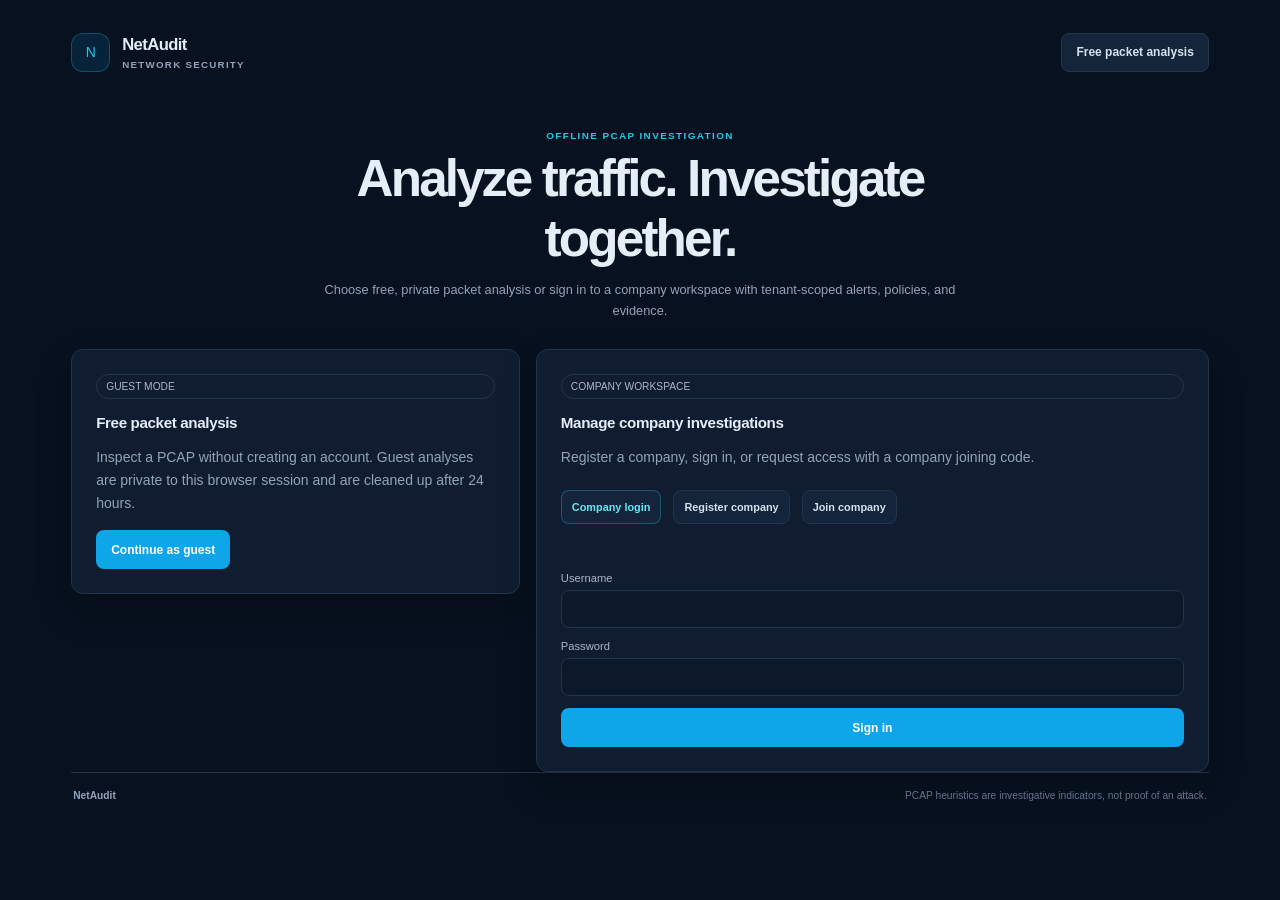
<file: templates/landing.html>
<!doctype html>
<html lang="en">
<head>
  <meta charset="utf-8">
  <meta name="viewport" content="width=device-width, initial-scale=1">
  <meta name="theme-color" content="#07111f">
  <title>NetAudit | Choose a workspace</title>
  <link rel="stylesheet" href="/static/style.css">
  <link rel="stylesheet" href="/static/portal.css">
  <script src="/static/portal.js" defer></script>
</head>
<body>
  <main class="portal-shell">
    <header class="portal-header">
      <a class="brand" href="/" aria-label="NetAudit home">
        <span class="brand-mark">N</span><span><strong>NetAudit</strong><small>NETWORK SECURITY</small></span>
      </a>
      <a class="button button-secondary" href="/dashboard">Free packet analysis</a>
    </header>

    <section class="portal-hero">
      <p class="eyebrow">OFFLINE PCAP INVESTIGATION</p>
      <h1>Analyze traffic. Investigate together.</h1>
      <p class="section-description">Choose free, private packet analysis or sign in to a company workspace with tenant-scoped alerts, policies, and evidence.</p>
    </section>

    <section class="portal-grid" aria-label="Choose how to use NetAudit">
      <article class="panel portal-card">
        <span class="panel-tag">GUEST MODE</span>
        <h2>Free packet analysis</h2>
        <p>Inspect a PCAP without creating an account. Guest analyses are private to this browser session and are cleaned up after 24 hours.</p>
        <a class="button" href="/dashboard">Continue as guest</a>
      </article>
      <article class="panel portal-card">
        <span class="panel-tag">COMPANY WORKSPACE</span>
        <h2>Manage company investigations</h2>
        <p>Register a company, sign in, or request access with a company joining code.</p>
        <div class="portal-tabs" role="tablist">
          <button class="button button-secondary active" type="button" data-panel="login-panel">Company login</button>
          <button class="button button-secondary" type="button" data-panel="register-panel">Register company</button>
          <button class="button button-secondary" type="button" data-panel="join-panel">Join company</button>
        </div>
        <p class="status" id="portal-status" role="status" aria-live="polite"></p>

        <form id="login-panel" class="portal-form">
          <label>Username<input name="username" autocomplete="username" required></label>
          <label>Password<input name="password" type="password" autocomplete="current-password" required></label>
          <button class="button" type="submit">Sign in</button>
        </form>

        <form id="register-panel" class="portal-form hidden">
          <label>Company name<input name="company_name" maxlength="160" required></label>
          <label>Admin full name<input name="full_name" autocomplete="name" maxlength="160" required></label>
          <label>Work email<input name="email" type="email" autocomplete="email" maxlength="254" required></label>
          <label>Username<input name="username" autocomplete="username" minlength="3" maxlength="64" required></label>
          <label>Password<input name="password" type="password" autocomplete="new-password" minlength="12" maxlength="128" required></label>
          <label>Confirm password<input name="confirm_password" type="password" autocomplete="new-password" minlength="12" maxlength="128" required></label>
          <button class="button" type="submit">Register company</button>
        </form>

        <form id="join-panel" class="portal-form hidden">
          <label>Company joining code<input name="joining_code" autocomplete="off" minlength="20" required></label>
          <label>Full name<input name="full_name" autocomplete="name" maxlength="160" required></label>
          <label>Work email<input name="email" type="email" autocomplete="email" maxlength="254" required></label>
          <label>Username<input name="username" autocomplete="username" minlength="3" maxlength="64" required></label>
          <label>Requested role
            <select name="requested_role" required>
              <option value="SECURITY_ANALYST">Security Analyst</option>
              <option value="VIEWER/AUDITOR">Viewer/Auditor</option>
            </select>
          </label>
          <label>Password<input name="password" type="password" autocomplete="new-password" minlength="12" maxlength="128" required></label>
          <label>Confirm password<input name="confirm_password" type="password" autocomplete="new-password" minlength="12" maxlength="128" required></label>
          <button class="button" type="submit">Request company access</button>
        </form>
        <div id="joining-code-result" class="joining-code-result hidden" aria-live="polite"></div>
      </article>
    </section>
    <footer class="app-footer"><span>NetAudit</span><span>PCAP heuristics are investigative indicators, not proof of an attack.</span></footer>
  </main>
</body>
</html>
</file>
<file: static/style.css>
:root {
  color-scheme: dark;
  --background: #07111f;
  --sidebar: #091525;
  --surface: #101d30;
  --surface-raised: #14243a;
  --surface-soft: #0c192a;
  --border: #243449;
  --text: #e5edf7;
  --muted: #94a3b8;
  --accent: #0ea5e9;
  --accent-bright: #20cbe6;
  --success: #22c55e;
  --warning: #f59e0b;
  --danger: #ef4444;
  --shadow: 0 16px 36px rgba(0, 0, 0, 0.18);
  font-family: Inter, "Segoe UI", sans-serif;
}

* { box-sizing: border-box; }

html {
  scroll-behavior: smooth;
  scroll-padding-top: 92px;
}

body {
  min-width: 320px;
  min-height: 100vh;
  margin: 0;
  background: var(--background);
  color: var(--text);
  font-size: 14px;
  -webkit-font-smoothing: antialiased;
}

button, input, select { font: inherit; }
button, a, input, select { -webkit-tap-highlight-color: transparent; }
a { color: inherit; }

.app-shell { min-height: 100vh; }

.sidebar {
  position: fixed;
  z-index: 20;
  inset: 0 auto 0 0;
  display: flex;
  width: 252px;
  flex-direction: column;
  padding: 26px 16px 18px;
  border-right: 1px solid var(--border);
  background: var(--sidebar);
}

.brand {
  display: flex;
  align-items: center;
  gap: 12px;
  padding: 0 10px 28px;
  text-decoration: none;
}

.brand-mark, .metric-icon, .empty-icon, .report-icon, .dropzone-icon {
  display: grid;
  flex: 0 0 auto;
  place-items: center;
}

.brand-mark {
  width: 39px;
  height: 39px;
  border: 1px solid rgba(34, 211, 238, 0.25);
  border-radius: 12px;
  background: rgba(14, 165, 233, 0.13);
  color: var(--accent-bright);
}

.brand-mark svg { width: 21px; height: 21px; }
.brand strong { display: block; font-size: 1.04rem; letter-spacing: -0.035em; }
.brand small { display: block; margin-top: 4px; color: var(--muted); font-size: 0.61rem; font-weight: 700; letter-spacing: 0.13em; }

.nav-caption {
  margin: 0 10px 9px;
  color: #64748b;
  font-size: 0.63rem;
  font-weight: 700;
  letter-spacing: 0.13em;
}

.primary-nav { display: grid; gap: 4px; }
.nav-link {
  display: flex;
  min-height: 42px;
  align-items: center;
  gap: 12px;
  padding: 0 11px;
  border: 1px solid transparent;
  border-radius: 9px;
  color: #a9b7c8;
  font-size: 0.82rem;
  font-weight: 500;
  text-decoration: none;
  transition: background 160ms ease, color 160ms ease, border-color 160ms ease, transform 160ms ease;
}

.nav-link svg { width: 17px; height: 17px; color: #8192a8; }
.nav-link:hover { transform: translateX(2px); background: rgba(20, 36, 58, 0.78); color: var(--text); }
.nav-link:hover svg { color: var(--accent-bright); }
.nav-link.active { border-color: rgba(34, 211, 238, 0.12); background: rgba(14, 165, 233, 0.13); color: #e8f8ff; }
.nav-link.active svg { color: var(--accent-bright); }

.sidebar-bottom { margin-top: auto; }
.connection-card {
  display: flex;
  align-items: center;
  gap: 10px;
  padding: 13px 11px;
  border: 1px solid var(--border);
  border-radius: 10px;
  background: rgba(16, 29, 48, 0.7);
}

.connection-card strong, .connection-card small { display: block; }
.connection-card strong { font-size: 0.75rem; font-weight: 600; }
.connection-card small { margin-top: 4px; color: var(--muted); font-size: 0.68rem; }
.connection-dot { width: 8px; height: 8px; border-radius: 50%; background: #64748b; box-shadow: 0 0 0 3px rgba(100, 116, 139, 0.12); }
.connection-dot.online { background: var(--success); box-shadow: 0 0 0 3px rgba(34, 197, 94, 0.12); }
.connection-dot.offline { background: var(--danger); box-shadow: 0 0 0 3px rgba(239, 68, 68, 0.12); }
.sidebar-footnote { margin: 13px 2px 0; color: #64748b; font-size: 0.65rem; }

.main-content { min-height: 100vh; margin-left: 252px; }
.topbar {
  position: sticky;
  z-index: 10;
  top: 0;
  display: flex;
  min-height: 76px;
  align-items: center;
  justify-content: space-between;
  gap: 20px;
  padding: 12px clamp(22px, 4vw, 56px);
  border-bottom: 1px solid rgba(36, 52, 73, 0.85);
  background: rgba(7, 17, 31, 0.94);
  backdrop-filter: blur(14px);
}

.topbar-leading, .topbar-actions, .breadcrumb, .analysis-picker, .health-pill { display: flex; align-items: center; }
.topbar-leading { gap: 13px; min-width: 0; }
.breadcrumb { gap: 8px; margin: 0; color: var(--muted); font-size: 0.73rem; }
.breadcrumb span { color: #475569; }
.breadcrumb strong { color: var(--text); font-weight: 600; }
.topbar-subtitle { overflow: hidden; max-width: 420px; margin: 5px 0 0; color: #718198; font-size: 0.7rem; text-overflow: ellipsis; white-space: nowrap; }
.topbar-actions { gap: 14px; }
.analysis-picker { gap: 8px; color: var(--muted); }
.analysis-picker svg { width: 16px; height: 16px; }
.analysis-picker select { width: min(230px, 23vw); border: 0; background: transparent; color: var(--text); font-size: 0.76rem; }
.analysis-picker option { background: var(--surface); }
.health-pill { gap: 8px; color: #afbdcd; font-size: 0.72rem; white-space: nowrap; }
.mobile-menu { display: none !important; }

.content { width: min(1540px, 100%); margin: 0 auto; padding: 34px clamp(22px, 4vw, 56px) 25px; }
.page-section { margin: 0 0 48px; scroll-margin-top: 98px; }
.section-heading { display: flex; align-items: end; justify-content: space-between; gap: 24px; margin-bottom: 21px; }
.eyebrow { margin: 0 0 8px; color: var(--accent-bright); font-size: 0.62rem; font-weight: 700; letter-spacing: 0.14em; }
h1, h2, h3, p { overflow-wrap: anywhere; }
h1 { margin: 0; font-size: clamp(1.6rem, 2.5vw, 2.1rem); font-weight: 600; letter-spacing: -0.055em; line-height: 1.18; }
h2 { margin: 0; font-size: 0.95rem; font-weight: 600; letter-spacing: -0.025em; }
h3 { margin: 0; color: #cbd5e1; font-size: 0.77rem; font-weight: 600; }
.section-description { max-width: 660px; margin: 9px 0 0; color: var(--muted); font-size: 0.8rem; line-height: 1.65; }

.panel {
  min-width: 0;
  border: 1px solid var(--border);
  border-radius: 12px;
  background: var(--surface);
  box-shadow: var(--shadow);
}

.panel-padding { padding: 20px; }
.panel-heading { display: flex; align-items: flex-start; justify-content: space-between; gap: 14px; }
.panel-heading p { margin: 6px 0 0; color: var(--muted); font-size: 0.71rem; line-height: 1.5; }
.panel-tag { display: inline-flex; min-height: 25px; align-items: center; gap: 6px; padding: 0 9px; border: 1px solid var(--border); border-radius: 999px; color: #a9b7c8; font-size: 0.64rem; white-space: nowrap; }
.panel-tag svg { width: 13px; height: 13px; color: var(--accent-bright); }
.hidden { display: none !important; }

.button {
  display: inline-flex;
  min-height: 39px;
  align-items: center;
  justify-content: center;
  gap: 8px;
  padding: 0 14px;
  border: 1px solid transparent;
  border-radius: 8px;
  background: var(--accent);
  color: #fff;
  cursor: pointer;
  font-size: 0.75rem;
  font-weight: 600;
  text-decoration: none;
  transition: background 150ms ease, border-color 150ms ease, transform 150ms ease, opacity 150ms ease;
}

.button:hover { transform: translateY(-1px); background: #0284c7; }
.button:disabled { cursor: wait; opacity: 0.72; transform: none; }
.button svg { width: 15px; height: 15px; }
.button-secondary { border-color: var(--border); background: var(--surface-raised); color: #d7e2ef; }
.button-secondary:hover { border-color: #3a526e; background: #1a2e47; }
.icon-button { display: inline-grid; width: 36px; height: 36px; place-items: center; border: 1px solid var(--border); border-radius: 8px; background: var(--surface-soft); color: #cbd5e1; cursor: pointer; }
.icon-button:hover { border-color: #3a526e; color: var(--accent-bright); }
.icon-button svg { width: 17px; height: 17px; }

.empty-state { display: flex; min-height: 146px; align-items: center; gap: 16px; padding: 24px; }
.empty-icon { width: 43px; height: 43px; border: 1px solid rgba(34, 211, 238, 0.18); border-radius: 12px; background: rgba(14, 165, 233, 0.1); color: var(--accent-bright); }
.empty-icon svg { width: 21px; height: 21px; }
.empty-state h2 { margin-bottom: 6px; }
.empty-state p { margin: 0; color: var(--muted); font-size: 0.76rem; line-height: 1.55; }
.empty-state .button { margin-left: auto; flex: 0 0 auto; }

.metric-grid { display: grid; grid-template-columns: repeat(5, minmax(0, 1fr)); gap: 13px; margin-bottom: 15px; }
.metric-card { display: flex; min-width: 0; align-items: flex-start; gap: 12px; padding: 17px 15px; border: 1px solid var(--border); border-radius: 11px; background: var(--surface); transition: border-color 160ms ease, transform 160ms ease; }
.metric-card:hover { transform: translateY(-2px); border-color: #38536e; }
.metric-icon { width: 34px; height: 34px; border-radius: 9px; }
.metric-icon svg { width: 17px; height: 17px; }
.metric-icon.cyan { background: rgba(34, 211, 238, 0.12); color: #22d3ee; }
.metric-icon.blue { background: rgba(56, 189, 248, 0.12); color: #38bdf8; }
.metric-icon.violet { background: rgba(129, 140, 248, 0.12); color: #a5b4fc; }
.metric-icon.amber { background: rgba(245, 158, 11, 0.12); color: #fbbf24; }
.metric-icon.red { background: rgba(239, 68, 68, 0.12); color: #f87171; }
.metric-card p { margin: 1px 0 0; color: #a9b7c8; font-size: 0.69rem; }
.metric-card strong { display: block; overflow: hidden; margin-top: 7px; font-size: clamp(1.1rem, 1.6vw, 1.5rem); font-weight: 600; letter-spacing: -0.05em; text-overflow: ellipsis; white-space: nowrap; }
.metric-card small { display: block; margin-top: 4px; color: #718198; font-size: 0.62rem; line-height: 1.4; }

.chart-grid, .detail-grid { display: grid; grid-template-columns: repeat(2, minmax(0, 1fr)); gap: 14px; margin-bottom: 14px; }
.chart-grid.three-up { grid-template-columns: repeat(3, minmax(0, 1fr)); }
.chart-panel { min-width: 0; padding: 18px; }
.chart-wide { grid-column: span 1; }
.chart-wrap { position: relative; height: 242px; margin-top: 17px; }
.chart-wide .chart-wrap { height: 274px; }
.chart-wrap canvas { display: block; width: 100% !important; height: 100% !important; }
.chart-empty { display: grid; height: 100%; place-items: center; margin: 0; color: #718198; font-size: 0.75rem; text-align: center; }
.lead-copy { margin: 16px 0 0; color: #c3cfde; font-size: 0.78rem; line-height: 1.65; }
.reason-list { display: grid; gap: 9px; margin: 15px 0 0; padding-left: 18px; color: #b6c3d2; font-size: 0.75rem; line-height: 1.55; }
.stats-list { display: grid; grid-template-columns: 1fr auto; gap: 12px 16px; margin: 17px 0 0; font-size: 0.74rem; }
.stats-list dt { color: var(--muted); }
.stats-list dd { margin: 0; color: #e2e8f0; font-weight: 600; text-align: right; }

.severity-badge, .state-badge, .protocol-pill { display: inline-flex; align-items: center; border: 1px solid transparent; border-radius: 999px; font-size: 0.64rem; font-weight: 600; white-space: nowrap; }
.severity-badge { padding: 4px 8px; background: rgba(148, 163, 184, 0.12); color: #cbd5e1; }
.severity-critical { border-color: rgba(239, 68, 68, 0.23); background: rgba(239, 68, 68, 0.12); color: #f87171; }
.severity-high { border-color: rgba(249, 115, 22, 0.23); background: rgba(249, 115, 22, 0.12); color: #fb923c; }
.severity-medium { border-color: rgba(245, 158, 11, 0.23); background: rgba(245, 158, 11, 0.12); color: #fbbf24; }
.severity-low { border-color: rgba(56, 189, 248, 0.23); background: rgba(56, 189, 248, 0.12); color: #7dd3fc; }
.severity-unknown { color: #94a3b8; }
.severity-grid { display: grid; grid-template-columns: repeat(4, minmax(0, 1fr)); gap: 12px; margin-bottom: 14px; }
.severity-card { display: flex; min-height: 76px; align-items: center; justify-content: space-between; padding: 15px 17px; border: 1px solid var(--border); border-radius: 10px; background: var(--surface); }
.severity-card span { font-size: 0.76rem; font-weight: 500; }
.severity-card strong { font-size: 1.3rem; font-weight: 600; }
.severity-card.critical { color: #f87171; }
.severity-card.high { color: #fb923c; }
.severity-card.medium { color: #fbbf24; }
.severity-card.low { color: #7dd3fc; }

.table-wrap { width: 100%; overflow: auto; margin-top: 15px; border: 1px solid var(--border); border-radius: 9px; }
table { width: 100%; border-collapse: collapse; background: rgba(9, 21, 37, 0.5); font-size: 0.72rem; }
th, td { padding: 11px 13px; border-bottom: 1px solid rgba(36, 52, 73, 0.8); text-align: left; vertical-align: middle; }
th { position: sticky; top: 0; z-index: 1; background: #132238; color: #91a1b5; font-size: 0.61rem; font-weight: 600; letter-spacing: 0.055em; text-transform: uppercase; white-space: nowrap; }
td { color: #cbd5e1; }
tbody tr:last-child td { border-bottom: 0; }
tbody tr:hover { background: rgba(20, 36, 58, 0.52); }
.table-empty { height: 70px; color: #7f8ea3; text-align: center; }
.table-note { margin: 10px 1px 0; color: #718198; font-size: 0.66rem; }
.filename-cell { max-width: 300px; font-weight: 500; overflow-wrap: anywhere; }
.evidence-cell { min-width: 220px; max-width: 430px; white-space: normal; line-height: 1.5; }
.recent-alert-panel { margin-top: 14px; }
.evidence-details summary { color: #67e8f9; cursor: pointer; font-size: 0.68rem; font-weight: 600; }
.evidence-details p { margin: 8px 0 5px; color: #cbd5e1; }
.evidence-details small { display: block; margin-top: 4px; color: var(--muted); font-size: 0.64rem; }
.state-badge { padding: 4px 8px; background: rgba(148, 163, 184, 0.1); color: #a9b7c8; text-transform: capitalize; }
.state-badge.complete { background: rgba(34, 197, 94, 0.11); color: #4ade80; }
.protocol-pill { padding: 4px 7px; background: rgba(34, 211, 238, 0.1); color: #67e8f9; }
.text-button { padding: 4px 0; border: 0; background: transparent; color: #38bdf8; cursor: pointer; font-size: 0.7rem; font-weight: 600; white-space: nowrap; }
.text-button:hover { color: #7dd3fc; text-decoration: underline; }
.packet-row { cursor: pointer; }
.packet-row:focus { outline: 2px solid var(--accent); outline-offset: -2px; }
.port-arrow { color: #64748b; }

.filter-bar { display: flex; flex-wrap: wrap; gap: 9px; }
.filter-bar > label:not(.search-control) { flex: 1 1 130px; }
.search-control { display: flex; min-width: 220px; min-height: 37px; flex: 1 1 220px; align-items: center; gap: 8px; padding: 0 10px; border: 1px solid var(--border); border-radius: 8px; background: var(--surface-soft); color: #75859a; }
.search-control svg { width: 15px; height: 15px; flex: 0 0 auto; }
.search-control input { width: 100%; border: 0; outline: 0; background: transparent; color: var(--text); font-size: 0.71rem; }
.filter-bar input:not(.search-control input), .filter-bar select, .filter-bar > label:not(.search-control) input, .filter-bar > label:not(.search-control) select {
  width: 100%; min-height: 37px; padding: 0 10px; border: 1px solid var(--border); border-radius: 8px; outline: 0; background: var(--surface-soft); color: #cbd5e1; font-size: 0.7rem;
}
input::placeholder { color: #718198; }
input:focus, select:focus, button:focus-visible, a:focus-visible { outline: 2px solid rgba(34, 211, 238, 0.62); outline-offset: 2px; }
.visually-hidden { position: absolute; width: 1px; height: 1px; overflow: hidden; clip: rect(0, 0, 0, 0); white-space: nowrap; clip-path: inset(50%); }
.packet-detail { margin-top: 15px; padding: 17px; }
.packet-detail-grid { display: grid; grid-template-columns: repeat(2, minmax(0, 1fr)); gap: 10px 20px; margin: 17px 0 0; }
.packet-detail-grid dt { color: var(--muted); font-size: 0.7rem; }
.packet-detail-grid dd { min-width: 0; margin: 3px 0 0; color: #e2e8f0; font-size: 0.73rem; overflow-wrap: anywhere; }
.packet-detail-grid dt + dd { margin-bottom: 4px; }

.upload-panel { padding: 22px; }
.dropzone { position: relative; display: flex; min-height: 184px; flex-direction: column; align-items: center; justify-content: center; gap: 11px; margin-top: 20px; padding: 22px; border: 1px dashed #38536e; border-radius: 10px; background: #0c192a; cursor: pointer; text-align: center; transition: background 150ms ease, border-color 150ms ease; }
.dropzone:hover, .dropzone.dragging { border-color: var(--accent-bright); background: rgba(14, 165, 233, 0.07); }
.dropzone input { position: absolute; inset: 0; width: 100%; height: 100%; opacity: 0; cursor: pointer; }
.dropzone-icon { width: 42px; height: 42px; border: 1px solid rgba(34, 211, 238, 0.18); border-radius: 12px; background: rgba(14, 165, 233, 0.1); color: var(--accent-bright); }
.dropzone-icon svg { width: 20px; height: 20px; }
.dropzone-title { color: #d9e3ef; font-size: 0.79rem; font-weight: 500; }
.dropzone-title strong { color: var(--accent-bright); }
.dropzone small { color: var(--muted); font-size: 0.67rem; }
.form-actions { display: flex; align-items: center; justify-content: space-between; gap: 18px; margin-top: 15px; }
.helper-text { margin: 0; color: #7f8ea3; font-size: 0.68rem; line-height: 1.55; }
.status { min-height: 18px; margin: 13px 0 0; color: #67e8f9; font-size: 0.73rem; line-height: 1.5; }
.status.error { color: #f87171; }
.spinner { width: 14px; height: 14px; border: 2px solid rgba(255,255,255,.35); border-top-color: #fff; border-radius: 50%; animation: spin 700ms linear infinite; }
@keyframes spin { to { transform: rotate(360deg); } }

.compare-upload-grid { display: grid; grid-template-columns: repeat(2, minmax(0, 1fr)); gap: 14px; }
.compact-dropzone { min-height: 150px; margin-top: 0; align-items: flex-start; text-align: left; }
.compact-dropzone .dropzone-title { font-size: 0.85rem; }
.file-step { color: var(--accent-bright); font-size: 0.61rem; font-weight: 700; letter-spacing: 0.12em; }
.comparison-results { margin-top: 17px; }
.comparison-summary { display: grid; grid-template-columns: minmax(0, 1fr) 190px minmax(0, 1fr); gap: 13px; margin-bottom: 14px; }
.compare-capture-card, .comparison-delta { min-width: 0; padding: 17px; }
.compare-capture-card h2 { margin-top: 9px; overflow-wrap: anywhere; }
.compare-capture-card p { margin: 7px 0 0; color: var(--muted); font-size: 0.7rem; }
.comparison-delta { display: flex; flex-direction: column; justify-content: center; text-align: center; }
.comparison-delta span, .comparison-delta small { color: var(--muted); font-size: 0.66rem; }
.comparison-delta strong { margin: 7px 0 4px; color: var(--accent-bright); font-size: 1.4rem; }
.comparison-lists { display: grid; grid-template-columns: 1fr 1fr; gap: 14px; margin-top: 16px; }
.comparison-lists .reason-list { padding-left: 15px; font-size: 0.69rem; }
.detail-grid > .panel { padding: 19px; }

.report-card { display: flex; align-items: center; gap: 17px; padding: 23px; }
.report-icon { width: 50px; height: 50px; border: 1px solid rgba(34, 211, 238, 0.2); border-radius: 13px; background: rgba(14, 165, 233, 0.1); color: var(--accent-bright); }
.report-icon svg { width: 24px; height: 24px; }
.report-copy { flex: 1; }
.report-copy .eyebrow { margin-bottom: 6px; }
.report-copy h2 { font-size: 0.95rem; }
.report-copy p:last-child { margin: 7px 0 0; color: var(--muted); font-size: 0.72rem; line-height: 1.55; }
.report-note { margin: 11px 2px 0; }

.history-search { max-width: 290px; flex: 0 1 290px; }
.app-footer { display: flex; justify-content: space-between; gap: 16px; padding: 17px 2px; border-top: 1px solid var(--border); color: #64748b; font-size: 0.64rem; }
.app-footer span:first-child { color: #93a4b9; font-weight: 600; }
.toast-region { position: fixed; z-index: 50; right: 24px; bottom: 22px; width: min(390px, calc(100vw - 32px)); pointer-events: none; opacity: 0; transform: translateY(10px); transition: opacity 180ms ease, transform 180ms ease; }
.toast-region.visible { opacity: 1; transform: translateY(0); }
.toast { display: flex; align-items: flex-start; gap: 10px; padding: 13px 15px; border: 1px solid rgba(34, 197, 94, 0.24); border-radius: 10px; background: #10251f; color: #bbf7d0; box-shadow: var(--shadow); font-size: 0.74rem; line-height: 1.5; }
.toast svg { width: 16px; height: 16px; flex: 0 0 auto; margin-top: 1px; }
.toast-error { border-color: rgba(239, 68, 68, 0.28); background: #2a171d; color: #fecaca; }
.sidebar-scrim { display: none; }

@media (max-width: 1240px) {
  .metric-grid { grid-template-columns: repeat(3, minmax(0, 1fr)); }
  .chart-grid.three-up { grid-template-columns: repeat(2, minmax(0, 1fr)); }
}

@media (max-width: 900px) {
  .sidebar { width: 220px; }
  .main-content { margin-left: 220px; }
  .topbar { padding-right: 22px; padding-left: 22px; }
  .content { padding-right: 22px; padding-left: 22px; }
  .topbar-actions { gap: 10px; }
  .health-pill { font-size: 0; }
  .health-pill .connection-dot { width: 9px; height: 9px; }
  .chart-grid.three-up { grid-template-columns: repeat(2, minmax(0, 1fr)); }
}

@media (max-width: 700px) {
  html { scroll-padding-top: 76px; }
  .sidebar { z-index: 40; width: 268px; transform: translateX(-100%); transition: transform 180ms ease; }
  .sidebar.open { transform: translateX(0); }
  .sidebar-scrim:not(.hidden) { position: fixed; z-index: 30; inset: 0; display: block; background: rgba(1, 7, 15, 0.68); }
  .main-content { margin-left: 0; }
  .topbar { min-height: 65px; padding: 10px 16px; }
  .mobile-menu { display: inline-grid !important; flex: 0 0 auto; }
  .topbar-leading { gap: 9px; }
  .breadcrumb { font-size: 0.67rem; }
  .topbar-subtitle { max-width: 190px; font-size: 0.64rem; }
  .topbar-actions { gap: 9px; }
  .analysis-picker { max-width: 135px; }
  .analysis-picker svg, .analysis-picker select { font-size: 0.65rem; }
  .analysis-picker select { width: 105px; }
  .health-pill { display: none; }
  .topbar-actions .button { width: 36px; min-width: 36px; padding: 0; overflow: hidden; font-size: 0; }
  .topbar-actions .button svg { flex: 0 0 auto; }
  .content { padding: 25px 16px 20px; }
  .page-section { margin-bottom: 39px; scroll-margin-top: 77px; }
  .section-heading { align-items: flex-start; flex-direction: column; gap: 13px; }
  .section-heading > .button { align-self: flex-start; }
  h1 { font-size: 1.6rem; }
  .section-description { font-size: 0.74rem; }
  .empty-state { align-items: flex-start; flex-wrap: wrap; padding: 18px; }
  .empty-state > div { flex: 1; }
  .empty-state .button { margin: 0 0 0 59px; }
  .metric-grid { grid-template-columns: repeat(2, minmax(0, 1fr)); gap: 9px; }
  .metric-card { gap: 9px; padding: 13px 10px; }
  .metric-icon { width: 30px; height: 30px; }
  .metric-card p { font-size: 0.64rem; }
  .metric-card small { font-size: 0.58rem; }
  .metric-card strong { font-size: 1.15rem; }
  .chart-grid, .chart-grid.three-up, .detail-grid { grid-template-columns: 1fr; gap: 10px; }
  .chart-panel, .panel-padding { padding: 16px; }
  .chart-wrap { height: 225px; }
  .chart-wide .chart-wrap { height: 235px; }
  .severity-grid { grid-template-columns: repeat(2, minmax(0, 1fr)); gap: 9px; }
  .severity-card { min-height: 67px; padding: 12px; }
  .compare-upload-grid { grid-template-columns: 1fr; }
  .comparison-summary { grid-template-columns: 1fr 115px 1fr; gap: 7px; }
  .compare-capture-card, .comparison-delta { padding: 12px 10px; }
  .compare-capture-card h2 { font-size: 0.77rem; }
  .comparison-delta strong { font-size: 1.1rem; }
  .comparison-lists { grid-template-columns: 1fr; gap: 12px; }
  .form-actions { align-items: flex-start; flex-direction: column; }
  .form-actions .button { width: 100%; }
  .filter-bar { display: grid; grid-template-columns: repeat(2, minmax(0, 1fr)); }
  .filter-bar .search-control { min-width: 0; grid-column: 1 / -1; }
  .filter-bar > label:not(.search-control) { min-width: 0; }
  .packet-detail-grid { grid-template-columns: 1fr; gap: 6px; }
  .report-card { align-items: flex-start; flex-wrap: wrap; padding: 17px; }
  .report-copy { min-width: calc(100% - 70px); }
  .report-card .button { margin-left: 67px; }
  .history-search { width: 100%; max-width: none; flex: 1 1 auto; }
  .app-footer { flex-direction: column; gap: 6px; }
  .toast-region { right: 16px; bottom: 15px; }
}

@media (max-width: 380px) {
  .analysis-picker { display: none; }
  .metric-card { flex-direction: column; }
  .comparison-summary { grid-template-columns: 1fr; }
  .comparison-delta { min-height: 86px; }
}

@media (prefers-reduced-motion: reduce) {
  *, *::before, *::after { scroll-behavior: auto !important; animation-duration: 0.01ms !important; animation-iteration-count: 1 !important; transition-duration: 0.01ms !important; }
}
</file>
<file: static/portal.css>
.portal-shell, .workspace-shell { width: min(1240px, 100%); margin: 0 auto; padding: 22px clamp(18px, 4vw, 54px) 28px; }
.portal-header, .workspace-user, .workspace-toolbar, .workspace-actions, .portal-tabs { display: flex; align-items: center; gap: 12px; }
.portal-header { justify-content: space-between; min-height: 60px; }
.portal-header .brand { padding: 0; }
.portal-hero { max-width: 760px; margin: 48px auto 28px; text-align: center; }
.portal-hero .section-description { margin-right: auto; margin-left: auto; }
.portal-hero h1 { font-size: clamp(2rem, 5vw, 3.2rem); }
.portal-grid { display: grid; grid-template-columns: minmax(0, .8fr) minmax(0, 1.2fr); align-items: start; gap: 16px; }
.portal-card { display: grid; gap: 15px; padding: 24px; }
.portal-card > p { margin: 0; color: var(--muted); line-height: 1.65; }
.portal-card > .button { justify-self: start; }
.portal-tabs { flex-wrap: wrap; margin-top: 6px; }
.portal-tabs .button { min-height: 34px; padding: 0 10px; font-size: .68rem; }
.portal-tabs .button.active { border-color: rgba(34, 211, 238, .3); color: #67e8f9; }
.portal-form, .workspace-form { display: grid; gap: 12px; }
.portal-form label, .workspace-form label { display: grid; gap: 6px; color: #a9b7c8; font-size: .7rem; }
.portal-form input, .portal-form select, .workspace-form input, .workspace-form select, .workspace-form textarea, .workspace-user select {
  width: 100%; min-height: 38px; padding: 8px 10px; border: 1px solid var(--border); border-radius: 8px; outline: 0; background: var(--surface-soft); color: var(--text); font: inherit;
}
.portal-form input:focus, .portal-form select:focus, .workspace-form input:focus, .workspace-form select:focus, .workspace-form textarea:focus { border-color: var(--accent); }
.workspace-shell .workspace-heading { margin-top: 34px; text-align: left; }
.workspace-shell .workspace-heading .section-description { margin-left: 0; }
.workspace-user { color: var(--muted); font-size: .72rem; }
.workspace-toolbar { justify-content: space-between; margin-bottom: 14px; }
.workspace-toolbar strong { font-size: .85rem; }
.workspace-actions { flex-wrap: wrap; }
.workspace-columns { display: grid; grid-template-columns: repeat(2, minmax(0, 1fr)); gap: 14px; margin: 14px 0; align-items: start; }
.workspace-columns > .panel { min-width: 0; }
.workspace-form { margin-top: 16px; }
.workspace-form textarea { min-height: 260px; resize: vertical; font-family: Consolas, monospace; font-size: .72rem; line-height: 1.5; }
.settings-heading { margin-top: 26px; }
.joining-code-result { display: grid; gap: 9px; padding: 13px; border: 1px solid rgba(34, 211, 238, .22); border-radius: 8px; background: rgba(14, 165, 233, .08); color: #d7e2ef; font-size: .72rem; overflow-wrap: anywhere; }
.joining-code-result code { color: #67e8f9; font-size: .75rem; user-select: all; }
.live-alerts { display: grid; gap: 7px; margin-top: 13px; }
.live-alerts p { margin: 0; padding: 10px; border: 1px solid var(--border); border-radius: 7px; color: #cbd5e1; font-size: .7rem; }
.workspace-shell .app-footer { margin-top: 28px; }

@media (max-width: 820px) {
  .portal-grid, .workspace-columns { grid-template-columns: 1fr; }
  .portal-hero { margin-top: 32px; }
  .workspace-toolbar { align-items: flex-start; flex-direction: column; }
}
@media (max-width: 520px) {
  .portal-shell, .workspace-shell { padding-right: 14px; padding-left: 14px; }
  .portal-header { align-items: flex-start; }
  .portal-header > .button { min-height: 34px; padding: 0 9px; font-size: .65rem; }
  .portal-card { padding: 17px; }
  .portal-tabs { display: grid; grid-template-columns: 1fr; }
  .portal-tabs .button { width: 100%; }
}
</file>
